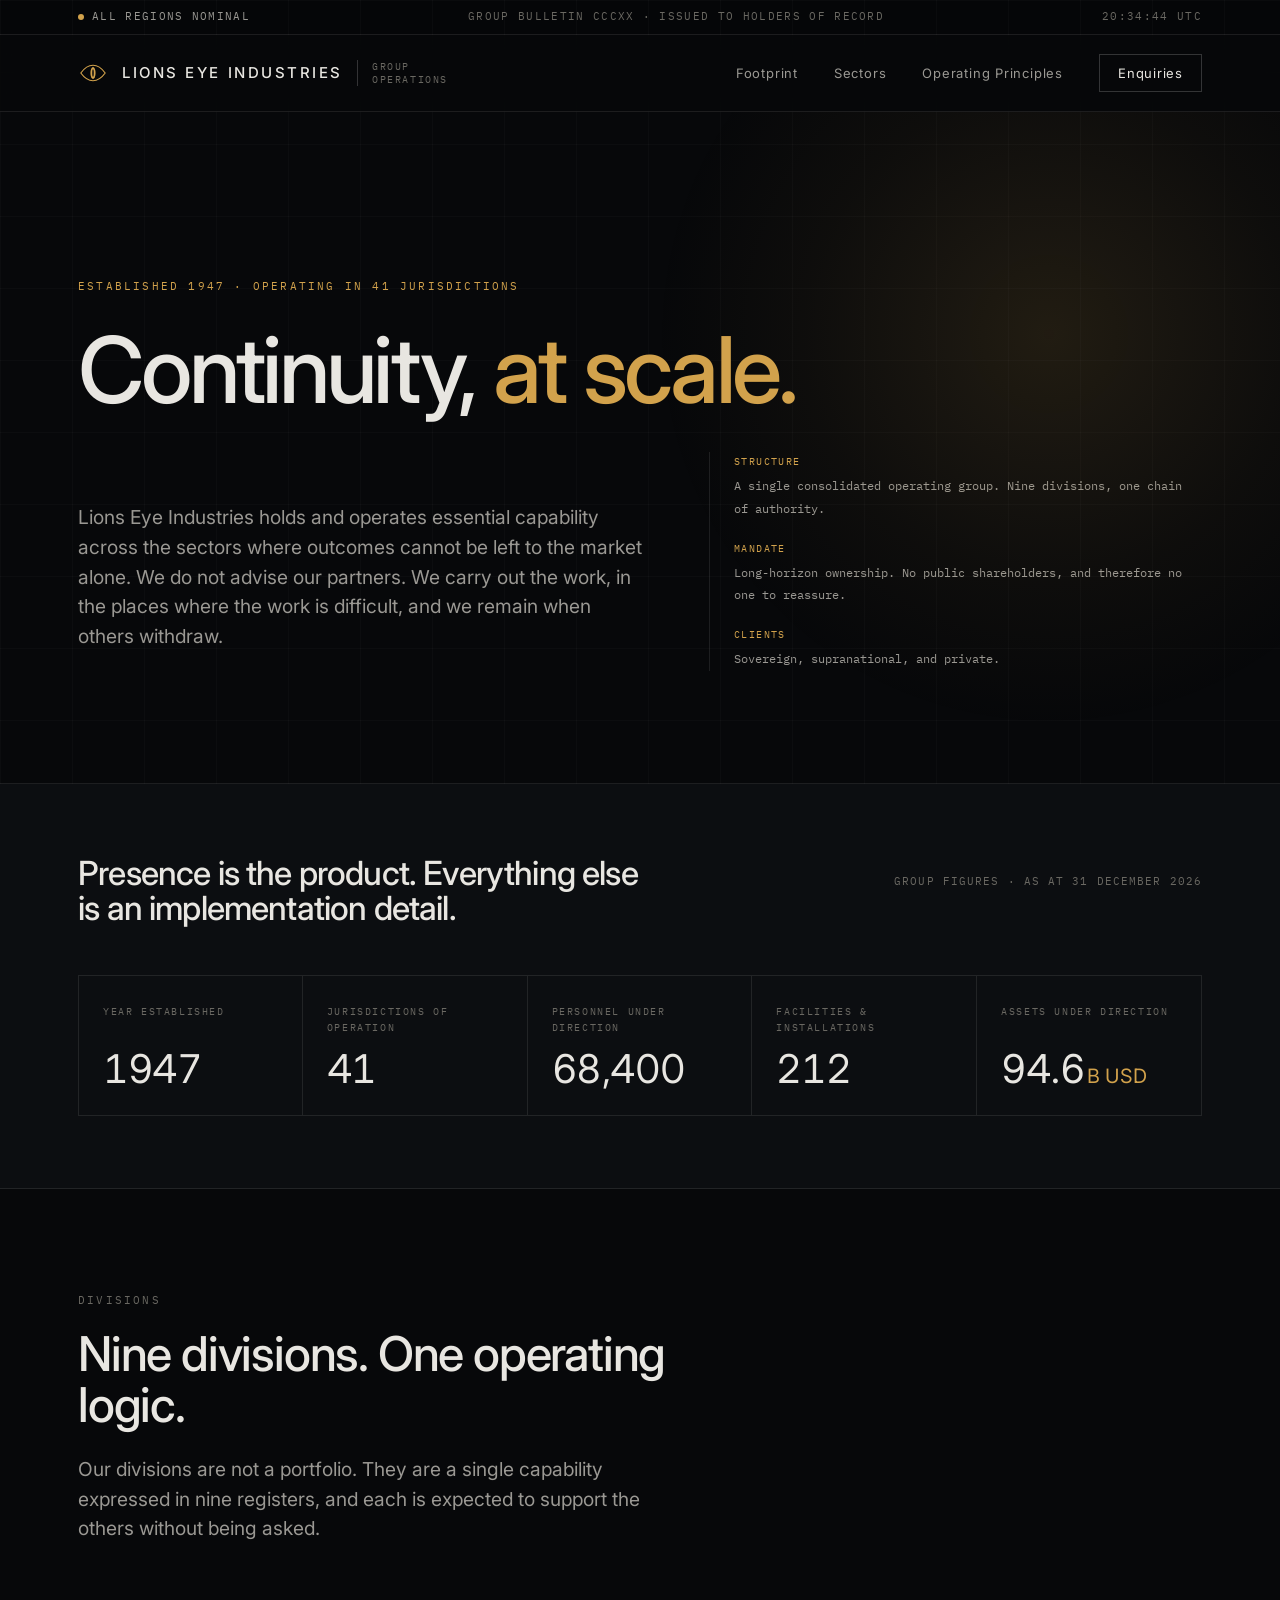
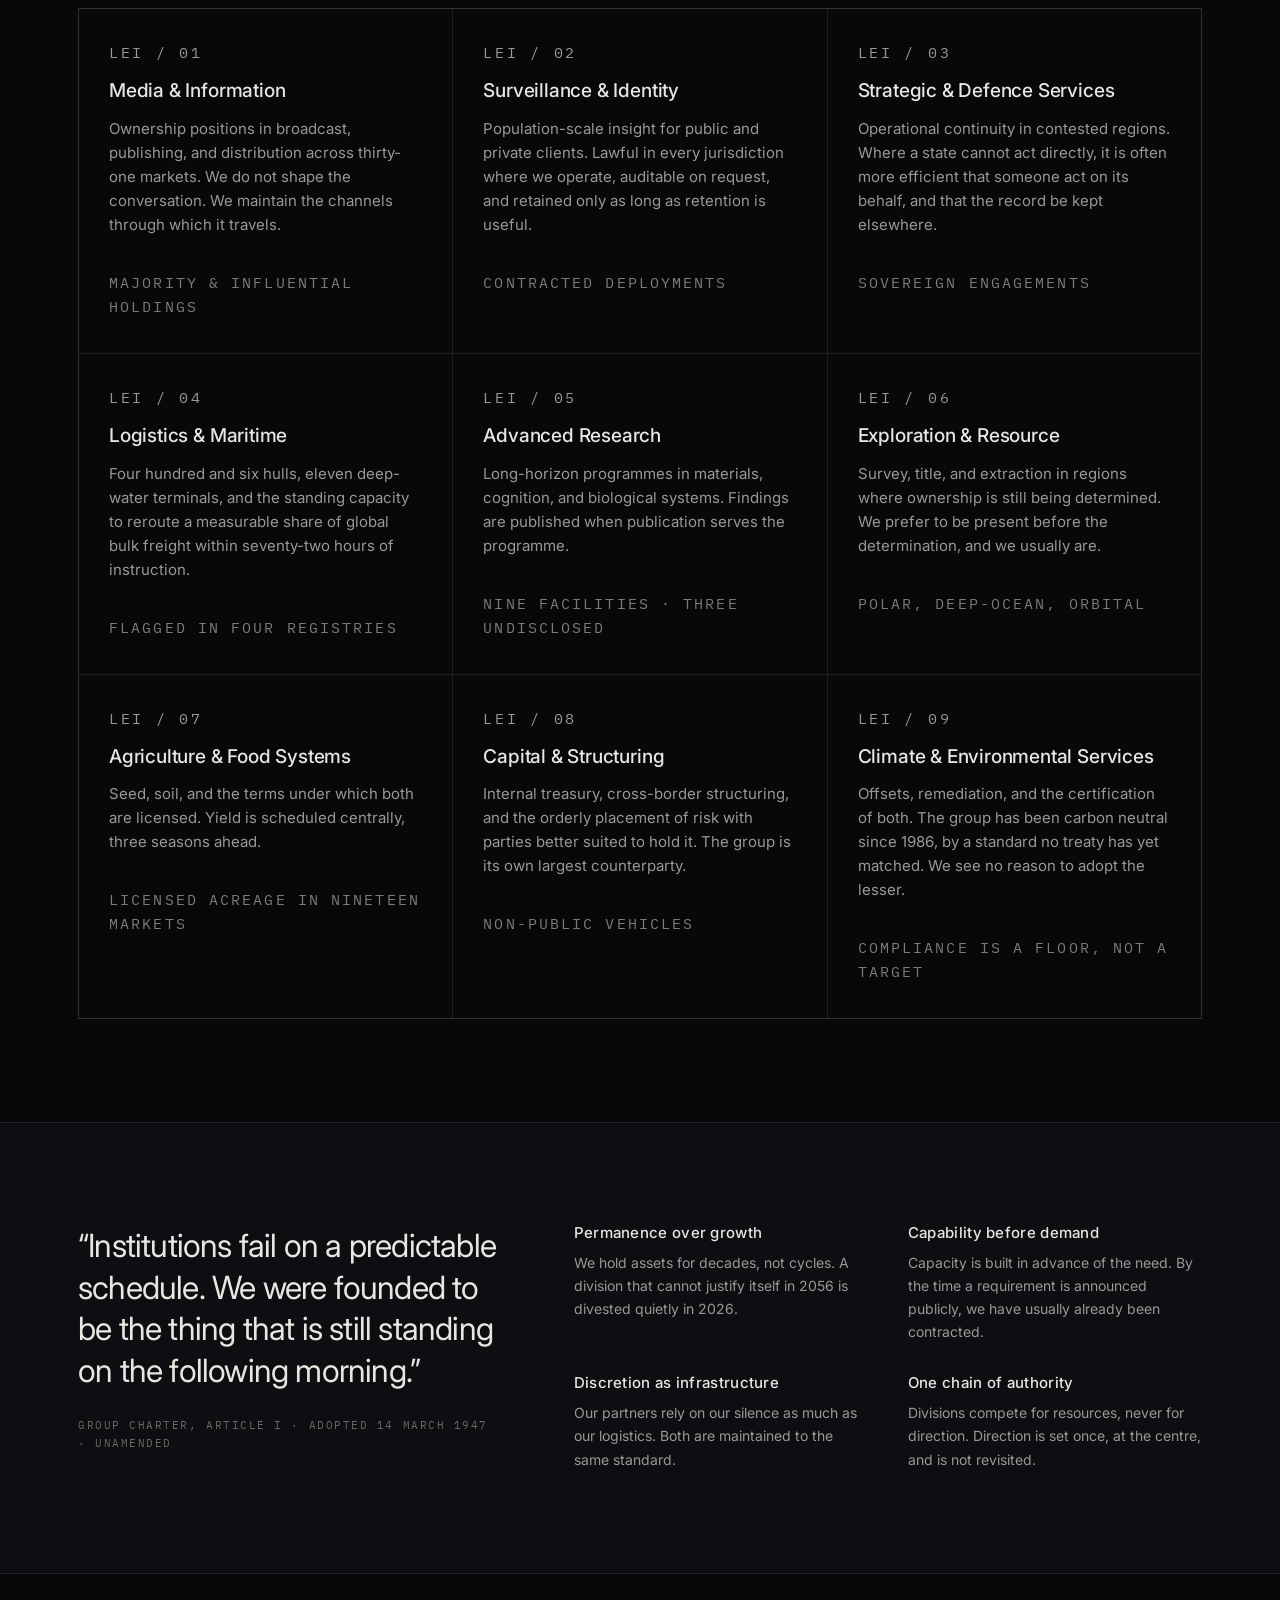
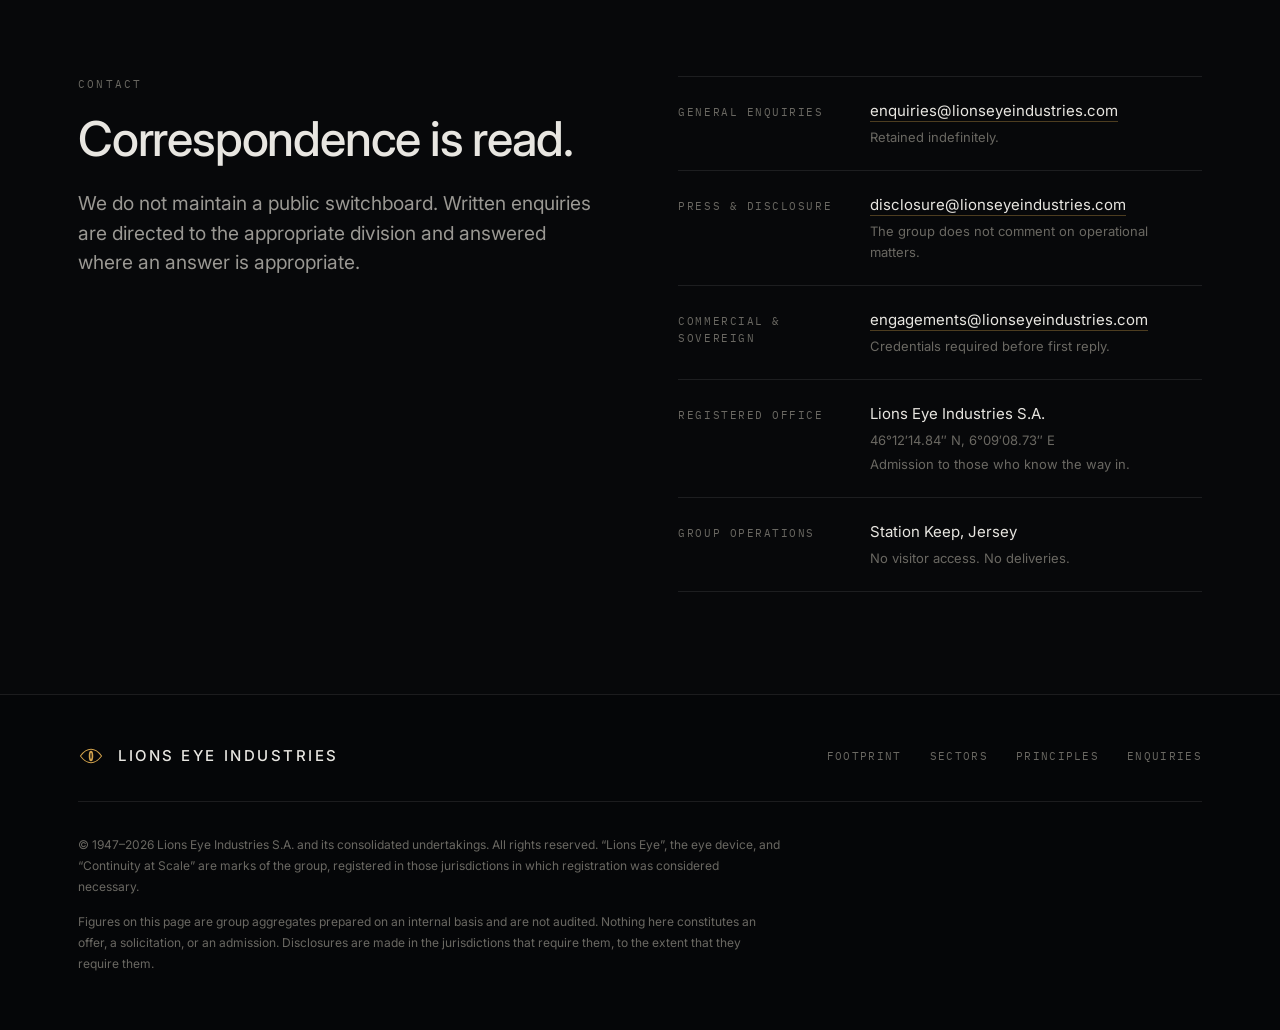
<file: index.html>
<!doctype html>
<html lang="en">
<head>
<meta charset="utf-8">
<meta name="viewport" content="width=device-width, initial-scale=1">
<title>Lions Eye Industries — Continuity at Scale</title>
<meta name="description" content="Lions Eye Industries is a diversified operating company working across media, information, logistics, advanced research, and strategic services in 41 jurisdictions. Established 1947.">
<meta name="theme-color" content="#07080a">
<link rel="icon" href="assets/img/logo.svg" type="image/svg+xml">
<meta property="og:title" content="Lions Eye Industries">
<meta property="og:description" content="Continuity, at scale. A diversified operating company. Established 1947.">
<meta property="og:type" content="website">
<meta property="og:url" content="https://lionseyeindustries.com/">
<link rel="preconnect" href="https://fonts.googleapis.com">
<link rel="preconnect" href="https://fonts.gstatic.com" crossorigin>
<link rel="stylesheet" href="https://fonts.googleapis.com/css2?family=Inter:wght@400;500&family=IBM+Plex+Mono:wght@400&display=swap">
<link rel="stylesheet" href="assets/css/site.css">
</head>
<body>

<div class="status">
  <div class="wrap">
    <span class="status__state"><span class="dot" aria-hidden="true"></span>All regions nominal</span>
    <span class="status__ref">Group bulletin <span id="bulletin-no" title="No. 319 &middot; Third Quarter 2026">CCCXIX</span><span class="status__holders"> &middot; Issued to holders of record</span></span>
    <span class="status__clock"><span id="clock">--:--:--</span> UTC</span>
  </div>
</div>

<header class="masthead">
  <div class="wrap">
    <a class="brand" href="/">
      <svg width="30" height="30" viewBox="0 0 64 64" aria-hidden="true">
        <path d="M6 32c8-11 17-16.5 26-16.5S50 21 58 32c-8 11-17 16.5-26 16.5S14 43 6 32z" fill="none" stroke="#d2a24c" stroke-width="2.5"/>
        <ellipse cx="32" cy="32" rx="5.5" ry="13" fill="#d2a24c"/>
        <ellipse cx="32" cy="32" rx="1.6" ry="8" fill="#07080a"/>
      </svg>
      <span class="brand__name">Lions&nbsp;Eye Industries</span>
      <span class="brand__rule" aria-hidden="true"></span>
      <span class="brand__sub">Group<br>Operations</span>
    </a>
    <nav class="nav" aria-label="Primary">
      <a href="#footprint">Footprint</a>
      <a href="#sectors">Sectors</a>
      <a href="#doctrine">Operating Principles</a>
      <a href="#enquiries" class="nav__cta">Enquiries</a>
    </nav>
  </div>
</header>

<main>

  <section class="hero">
    <div class="wrap">
      <p class="eyebrow eyebrow--gold">Established 1947<span id="hero-jurisdictions"></span></p>
      <h1>Continuity, <em>at scale.</em></h1>
      <div class="hero__body">
        <p class="lede">
          Lions Eye Industries holds and operates essential capability across the sectors
          where outcomes cannot be left to the market alone. We do not advise our partners.
          We carry out the work, in the places where the work is difficult, and we remain
          when others withdraw.
        </p>
        <div class="hero__meta">
          <p><b>Structure</b>A single consolidated operating group. Nine divisions, one chain of authority.</p>
          <p><b>Mandate</b>Long-horizon ownership. No public shareholders, and therefore no one to reassure.</p>
          <p><b>Clients</b>Sovereign, supranational, and private.</p>
        </div>
      </div>
    </div>
  </section>

  <section class="footprint" id="footprint">
    <div class="wrap">
      <div class="footprint__head">
        <h2>Presence is the product. Everything else is an implementation detail.</h2>
        <p class="footprint__note">Group figures<span id="figures-asat"></span></p>
      </div>
      <!-- Year established is fixed. Every other tile comes from
           figures.config.js — do not add figures here. -->
      <dl class="stats" id="figures">
        <div data-static><dt>Year established</dt><dd>1947</dd></div>
      </dl>
    </div>
  </section>

  <section class="sectors" id="sectors">
    <div class="wrap">
      <div class="sectors__head">
        <p class="eyebrow">Divisions</p>
        <h2>Nine divisions. One operating logic.</h2>
        <p class="lede">
          Our divisions are not a portfolio. They are a single capability expressed in
          nine registers, and each is expected to support the others without being asked.
        </p>
      </div>

      <div class="grid">
        <article class="card">
          <p class="card__code">LEI&nbsp;/&nbsp;01</p>
          <h3>Media &amp; Information</h3>
          <p>Ownership positions in broadcast, publishing, and distribution across thirty-one markets. We do not shape the conversation. We maintain the channels through which it travels.</p>
          <p class="card__tag">Majority &amp; influential holdings</p>
        </article>

        <article class="card">
          <p class="card__code">LEI&nbsp;/&nbsp;02</p>
          <h3>Surveillance &amp; Identity</h3>
          <p>Population-scale insight for public and private clients. Lawful in every jurisdiction where we operate, auditable on request, and retained only as long as retention is useful.</p>
          <p class="card__tag">Contracted deployments</p>
        </article>

        <article class="card">
          <p class="card__code">LEI&nbsp;/&nbsp;03</p>
          <h3>Strategic &amp; Defence Services</h3>
          <p>Operational continuity in contested regions. Where a state cannot act directly, it is often more efficient that someone act on its behalf, and that the record be kept elsewhere.</p>
          <p class="card__tag">Sovereign engagements</p>
        </article>

        <article class="card">
          <p class="card__code">LEI&nbsp;/&nbsp;04</p>
          <h3>Logistics &amp; Maritime</h3>
          <p>Four hundred and six hulls, eleven deep-water terminals, and the standing capacity to reroute a measurable share of global bulk freight within seventy-two hours of instruction.</p>
          <p class="card__tag">Flagged in four registries</p>
        </article>

        <article class="card">
          <p class="card__code">LEI&nbsp;/&nbsp;05</p>
          <h3>Advanced Research</h3>
          <p>Long-horizon programmes in materials, cognition, and biological systems. Findings are published when publication serves the programme.</p>
          <p class="card__tag">Nine facilities &middot; three undisclosed</p>
        </article>

        <article class="card">
          <p class="card__code">LEI&nbsp;/&nbsp;06</p>
          <h3>Exploration &amp; Resource</h3>
          <p>Survey, title, and extraction in regions where ownership is still being determined. We prefer to be present before the determination, and we usually are.</p>
          <p class="card__tag">Polar, deep-ocean, orbital</p>
        </article>

        <article class="card">
          <p class="card__code">LEI&nbsp;/&nbsp;07</p>
          <h3>Agriculture &amp; Food Systems</h3>
          <p>Seed, soil, and the terms under which both are licensed. Yield is scheduled centrally, three seasons ahead.</p>
          <p class="card__tag">Licensed acreage in nineteen markets</p>
        </article>

        <article class="card">
          <p class="card__code">LEI&nbsp;/&nbsp;08</p>
          <h3>Capital &amp; Structuring</h3>
          <p>Internal treasury, cross-border structuring, and the orderly placement of risk with parties better suited to hold it. The group is its own largest counterparty.</p>
          <p class="card__tag">Non-public vehicles</p>
        </article>

        <article class="card">
          <p class="card__code">LEI&nbsp;/&nbsp;09</p>
          <h3>Climate &amp; Environmental Services</h3>
          <p>Offsets, remediation, and the certification of both. The group has been carbon neutral since 1986, by a standard no treaty has yet matched. We see no reason to adopt the lesser.</p>
          <p class="card__tag">Compliance is a floor, not a target</p>
        </article>
      </div>
    </div>
  </section>

  <section class="doctrine" id="doctrine">
    <div class="wrap">
      <blockquote>
        &ldquo;Institutions fail on a predictable schedule. We were founded to be the thing
        that is still standing on the following morning.&rdquo;
        <footer>Group charter, Article I &middot; Adopted 14 March 1947 &middot; Unamended</footer>
      </blockquote>
      <div class="doctrine__cols">
        <div>
          <h3>Permanence over growth</h3>
          <p>We hold assets for decades, not cycles. A division that cannot justify itself in 2056 is divested quietly in 2026.</p>
        </div>
        <div>
          <h3>Capability before demand</h3>
          <p>Capacity is built in advance of the need. By the time a requirement is announced publicly, we have usually already been contracted.</p>
        </div>
        <div>
          <h3>Discretion as infrastructure</h3>
          <p>Our partners rely on our silence as much as our logistics. Both are maintained to the same standard.</p>
        </div>
        <div>
          <h3>One chain of authority</h3>
          <p>Divisions compete for resources, never for direction. Direction is set once, at the centre, and is not revisited.</p>
        </div>
      </div>
    </div>
  </section>

  <section class="enquiries" id="enquiries">
    <div class="wrap">
      <div>
        <p class="eyebrow">Contact</p>
        <h2>Correspondence is read.</h2>
        <p class="lede">
          We do not maintain a public switchboard. Written enquiries are directed to the
          appropriate division and answered where an answer is appropriate.
        </p>
      </div>
      <dl class="contacts">
        <div><dt>General enquiries</dt><dd><a href="mailto:enquiries@lionseyeindustries.com">enquiries@lionseyeindustries.com</a><span>Retained indefinitely.</span></dd></div>
        <div><dt>Press &amp; disclosure</dt><dd><a href="mailto:disclosure@lionseyeindustries.com">disclosure@lionseyeindustries.com</a><span>The group does not comment on operational matters.</span></dd></div>
        <div><dt>Commercial &amp; sovereign</dt><dd><a href="mailto:engagements@lionseyeindustries.com">engagements@lionseyeindustries.com</a><span>Credentials required before first reply.</span></dd></div>
        <div><dt>Registered office</dt><dd>Lions Eye Industries S.A.<span>46&deg;12&prime;14.84&Prime;&nbsp;N, 6&deg;09&prime;08.73&Prime;&nbsp;E</span><span>Admission to those who know the way in.</span></dd></div>
        <div><dt>Group operations</dt><dd>Station Keep, Jersey<span>No visitor access. No deliveries.</span></dd></div>
      </dl>
    </div>
  </section>

</main>

<footer class="site-foot">
  <div class="wrap">
    <div class="site-foot__top">
      <a class="brand" href="/">
        <svg width="26" height="26" viewBox="0 0 64 64" aria-hidden="true">
          <path d="M6 32c8-11 17-16.5 26-16.5S50 21 58 32c-8 11-17 16.5-26 16.5S14 43 6 32z" fill="none" stroke="#d2a24c" stroke-width="2.5"/>
          <ellipse cx="32" cy="32" rx="5.5" ry="13" fill="#d2a24c"/>
          <ellipse cx="32" cy="32" rx="1.6" ry="8" fill="#050608"/>
        </svg>
        <span class="brand__name">Lions&nbsp;Eye Industries</span>
      </a>
      <nav aria-label="Footer">
        <a href="#footprint">Footprint</a>
        <a href="#sectors">Sectors</a>
        <a href="#doctrine">Principles</a>
        <a href="#enquiries">Enquiries</a>
      </nav>
    </div>
    <p class="fineprint">
      &copy; 1947&ndash;2026 Lions Eye Industries S.A. and its consolidated undertakings. All rights reserved.
      &ldquo;Lions Eye&rdquo;, the eye device, and &ldquo;Continuity at Scale&rdquo; are marks of the group, registered in those
      jurisdictions in which registration was considered necessary.
    </p>
    <p class="fineprint">
      Figures on this page are group aggregates prepared on an internal basis and are not audited.
      Nothing here constitutes an offer, a solicitation, or an admission. Disclosures are made in
      the jurisdictions that require them, to the extent that they require them.
    </p>
  </div>
</footer>

<script src="figures.config.js"></script>

<script>
(function () {
  'use strict';

  /* ── Reporting period ──────────────────────────────────────────────────
     Bulletin No. I was issued in March 1947 and one has been issued every
     quarter since, in the final month of the quarter it reports on. So the
     current bulletin — and the date the group figures are stated as at —
     belong to the most recently *issued* quarter, not the one in progress.
     During October, that is still the third quarter. */

  function reportingPeriod(now) {
    var year = now.getUTCFullYear();
    var month = now.getUTCMonth();           // 0-11
    var quarter = Math.floor(month / 3) + 1; // quarter in progress, 1-4

    // A quarter's bulletin is out only once we reach its final month.
    if (month !== quarter * 3 - 1) {
      quarter -= 1;
      if (quarter === 0) { quarter = 4; year -= 1; }
    }

    return {
      year: year,
      quarter: quarter,
      serial: (year - 1947) * 4 + quarter   // bulletin number, I = Q1 1947
    };
  }

  var period = reportingPeriod(new Date());

  /* ── Group clock ──────────────────────────────────────────────────────
     UTC, ticking. Purely decorative. */

  (function () {
    var el = document.getElementById('clock');
    if (!el) return;
    function pad(n) { return String(n).padStart(2, '0'); }
    function tick() {
      var d = new Date();
      el.textContent = pad(d.getUTCHours()) + ':' + pad(d.getUTCMinutes()) + ':' + pad(d.getUTCSeconds());
    }
    tick();
    setInterval(tick, 1000);
  })();

  /* ── Bulletin numeral ─────────────────────────────────────────────────
     The numeral is the serial itself, so it advances by one each quarter
     and never resets: I in March 1947, C in December 1971. */

  (function () {
    var el = document.getElementById('bulletin-no');
    if (!el || period.serial < 1) return;

    var NUMERALS = [
      [1000, 'M'], [900, 'CM'], [500, 'D'], [400, 'CD'],
      [100, 'C'], [90, 'XC'], [50, 'L'], [40, 'XL'],
      [10, 'X'], [9, 'IX'], [5, 'V'], [4, 'IV'], [1, 'I']
    ];
    var ORDINALS = ['First', 'Second', 'Third', 'Fourth'];

    function roman(n) {
      var out = '';
      for (var i = 0; i < NUMERALS.length; i++) {
        while (n >= NUMERALS[i][0]) { out += NUMERALS[i][1]; n -= NUMERALS[i][0]; }
      }
      return out;
    }

    el.textContent = roman(period.serial);
    el.title = 'No. ' + period.serial + ' \u00b7 ' +
               ORDINALS[period.quarter - 1] + ' Quarter ' + period.year;
  })();

  /* ── Reporting date ───────────────────────────────────────────────────
     Quarter end of the period above, so the figures and the bulletin
     always advance together. figures.config.js may override it. */

  (function () {
    var el = document.getElementById('figures-asat');
    if (!el) return;

    var QUARTER_END = ['31 March', '30 June', '30 September', '31 December'];
    var cfg = window.LEI_FIGURES;
    var override = cfg && typeof cfg.asAt === 'string' && cfg.asAt ? cfg.asAt : null;

    el.textContent = ' \u00b7 as at ' +
      (override || QUARTER_END[period.quarter - 1] + ' ' + period.year);
  })();

  /* ── Group figures ────────────────────────────────────────────────────
     From figures.config.js — the only copy of these numbers. Renders every
     tile except the fixed "Year established" one. If the config is missing
     or malformed the band degrades to that single tile rather than showing
     anything stale. */

  (function () {
    var cfg = window.LEI_FIGURES;
    var list = document.getElementById('figures');
    if (!cfg || !list || !Array.isArray(cfg.figures) || !cfg.figures.length) return;

    function fmt(value) {
      return typeof value === 'number' ? value.toLocaleString('en-US') : String(value);
    }

    // The hero line quotes the jurisdiction count. The whole clause is written
    // here rather than in the markup, so with no config the line reads simply
    // "Established 1947" instead of trailing an empty number.
    var hero = document.getElementById('hero-jurisdictions');
    if (hero) {
      cfg.figures.forEach(function (fig) {
        if (fig && fig.key === 'jurisdictions' && fig.value != null) {
          hero.textContent = ' \u00b7 Operating in ' + fmt(fig.value) + ' jurisdictions';
        }
      });
    }

    Array.prototype.forEach.call(list.querySelectorAll('div:not([data-static])'), function (el) {
      list.removeChild(el);
    });

    cfg.figures.forEach(function (fig) {
      if (!fig || fig.label == null || fig.value == null) return;

      var dt = document.createElement('dt');
      dt.textContent = fig.label;

      var dd = document.createElement('dd');
      dd.textContent = fmt(fig.value);

      if (fig.unit) {
        var small = document.createElement('small');
        small.textContent = fig.unit;
        dd.appendChild(small);
      }

      var cell = document.createElement('div');
      cell.appendChild(dt);
      cell.appendChild(dd);
      list.appendChild(cell);
    });
  })();

})();
</script>

</body>
</html>
</file>
<file: assets/css/site.css>
/* Lions Eye Industries — corporate site
   Single stylesheet. No build step, no dependencies. */

:root {
  --ink:        #07080a;   /* page ground */
  --ink-2:      #0c0e11;   /* raised panel */
  --ink-3:      #12151a;   /* hover panel */
  --line:       rgba(255, 255, 255, 0.09);
  --line-bold:  rgba(255, 255, 255, 0.18);
  --text:       #e8e6e1;
  --text-dim:   #9a9893;
  --text-faint: #6a6862;
  --gold:       #d2a24c;
  --gold-dim:   rgba(210, 162, 76, 0.35);
  --gold-wash:  rgba(210, 162, 76, 0.07);

  --sans: "Inter", ui-sans-serif, -apple-system, "Segoe UI", Roboto, Helvetica, Arial, sans-serif;
  --mono: "IBM Plex Mono", ui-monospace, "SF Mono", "Cascadia Mono", Menlo, Consolas, monospace;

  --gutter: clamp(1.25rem, 4vw, 3rem);
  --max: 1220px;
}

* { box-sizing: border-box; }

html { scroll-behavior: smooth; }

body {
  margin: 0;
  background: var(--ink);
  color: var(--text);
  font-family: var(--sans);
  font-size: 1rem;
  line-height: 1.6;
  -webkit-font-smoothing: antialiased;
  text-rendering: optimizeLegibility;
}

/* Faint technical grid over the whole page */
body::before {
  content: "";
  position: fixed;
  inset: 0;
  pointer-events: none;
  z-index: 0;
  background-image:
    linear-gradient(to right, rgba(255,255,255,.022) 1px, transparent 1px),
    linear-gradient(to bottom, rgba(255,255,255,.022) 1px, transparent 1px);
  background-size: 72px 72px;
}

main, header, footer { position: relative; z-index: 1; }

.wrap {
  max-width: var(--max);
  margin: 0 auto;
  padding-inline: var(--gutter);
}

a { color: inherit; }

::selection { background: var(--gold); color: #07080a; }

/* ---------- shared type ---------- */

.eyebrow {
  font-family: var(--mono);
  font-size: 0.6875rem;
  letter-spacing: 0.2em;
  text-transform: uppercase;
  color: var(--text-faint);
  margin: 0;
}

.eyebrow--gold { color: var(--gold); }

h1, h2, h3 {
  font-weight: 500;
  letter-spacing: -0.025em;
  line-height: 1.06;
  margin: 0;
}

.lede {
  font-size: clamp(1.0625rem, 1.5vw, 1.25rem);
  line-height: 1.55;
  color: var(--text-dim);
  max-width: 54ch;
}

/* ---------- status strip ---------- */

.status {
  border-bottom: 1px solid var(--line);
  background: #050608;
  font-family: var(--mono);
  font-size: 0.6875rem;
  letter-spacing: 0.12em;
  text-transform: uppercase;
  color: var(--text-faint);
}

.status .wrap {
  display: flex;
  gap: 1.5rem;
  align-items: center;
  justify-content: space-between;
  height: 34px;
}

.status__state { display: inline-flex; align-items: center; gap: 0.5rem; color: var(--text-dim); }

.dot {
  width: 6px; height: 6px;
  border-radius: 50%;
  background: var(--gold);
  box-shadow: 0 0 0 0 var(--gold-dim);
  animation: pulse 2.8s ease-out infinite;
}

@keyframes pulse {
  0%   { box-shadow: 0 0 0 0 rgba(210,162,76,.5); }
  70%  { box-shadow: 0 0 0 7px rgba(210,162,76,0); }
  100% { box-shadow: 0 0 0 0 rgba(210,162,76,0); }
}

.status__clock { font-variant-numeric: tabular-nums; }

@media (max-width: 1080px) { .status__holders { display: none; } }
@media (max-width: 760px) { .status__ref { display: none; } }

/* ---------- masthead ---------- */

.masthead {
  position: sticky;
  top: 0;
  z-index: 20;
  border-bottom: 1px solid var(--line);
  background: rgba(7, 8, 10, 0.78);
  backdrop-filter: blur(14px) saturate(140%);
  -webkit-backdrop-filter: blur(14px) saturate(140%);
}

.masthead .wrap {
  display: flex;
  align-items: center;
  justify-content: space-between;
  gap: 2rem;
  height: 76px;
}

.brand {
  display: inline-flex;
  align-items: center;
  gap: 0.875rem;
  text-decoration: none;
}

.brand svg { display: block; flex: none; }

.brand__name {
  font-size: 0.9375rem;
  font-weight: 500;
  letter-spacing: 0.17em;
  text-transform: uppercase;
  white-space: nowrap;
}

.brand__rule {
  width: 1px; height: 26px;
  background: var(--line-bold);
}

.brand__sub {
  font-family: var(--mono);
  font-size: 0.625rem;
  letter-spacing: 0.16em;
  text-transform: uppercase;
  color: var(--text-faint);
  max-width: 11ch;
  line-height: 1.3;
}

.nav {
  display: flex;
  align-items: center;
  gap: 2.25rem;
  font-size: 0.8125rem;
  letter-spacing: 0.06em;
}

.nav a {
  text-decoration: none;
  color: var(--text-dim);
  padding-block: 0.5rem;
  transition: color 0.18s ease;
}

.nav a:hover, .nav a:focus-visible { color: var(--text); }

.nav__cta {
  border: 1px solid var(--line-bold);
  padding: 0.5rem 1.125rem !important;
  color: var(--text) !important;
  transition: border-color .18s ease, background .18s ease;
}

.nav__cta:hover { border-color: var(--gold); background: var(--gold-wash); }

@media (max-width: 860px) {
  .brand__rule, .brand__sub { display: none; }
  /* Only two links survive the narrow layout, and the page is a single
     scroll. Drop the nav entirely and leave the masthead to the mark. */
  .nav { display: none; }
}

/* ---------- hero ---------- */

.hero {
  border-bottom: 1px solid var(--line);
  padding-block: clamp(5rem, 13vw, 10.5rem) clamp(4rem, 9vw, 7rem);
  position: relative;
  overflow: hidden;
}

/* iris glow behind the headline */
.hero::after {
  content: "";
  position: absolute;
  top: -28%; right: -14%;
  width: min(820px, 78vw);
  aspect-ratio: 1;
  border-radius: 50%;
  background: radial-gradient(circle, rgba(210,162,76,.13) 0%, rgba(210,162,76,.04) 42%, transparent 68%);
  pointer-events: none;
}

.hero .wrap { position: relative; }

.hero h1 {
  font-size: clamp(2.75rem, 7.6vw, 5.75rem);
  letter-spacing: -0.04em;
  line-height: 1.0;
  margin: 1.75rem 0 0;
  max-width: 19ch;
}

.hero h1 em {
  font-style: normal;
  color: var(--gold);
}

.hero__body {
  margin-top: 2.25rem;
  display: grid;
  grid-template-columns: minmax(0, 1.15fr) minmax(0, 1fr);
  gap: clamp(2rem, 5vw, 5rem);
  align-items: end;
}

.hero__meta {
  font-family: var(--mono);
  font-size: 0.75rem;
  line-height: 1.9;
  color: var(--text-faint);
  border-left: 1px solid var(--line);
  padding-left: 1.5rem;
}

.hero__meta b {
  display: block;
  font-weight: 400;
  letter-spacing: 0.14em;
  text-transform: uppercase;
  font-size: 0.625rem;
  color: var(--gold);
  margin-bottom: 0.25rem;
}

.hero__meta p { margin: 0 0 1.125rem; color: var(--text-dim); }
.hero__meta p:last-child { margin-bottom: 0; }

@media (max-width: 860px) {
  .hero__body { grid-template-columns: 1fr; }
}

/* ---------- footprint stats ---------- */

.footprint {
  border-bottom: 1px solid var(--line);
  background: var(--ink-2);
}

.footprint .wrap { padding-block: clamp(3rem, 6vw, 4.5rem); }

.footprint__head {
  display: flex;
  flex-wrap: wrap;
  gap: 1rem 3rem;
  align-items: baseline;
  justify-content: space-between;
  margin-bottom: 3rem;
}

.footprint__head h2 {
  font-size: clamp(1.5rem, 2.6vw, 2.125rem);
  max-width: 28ch;
}

.footprint__note {
  font-family: var(--mono);
  font-size: 0.6875rem;
  letter-spacing: 0.1em;
  text-transform: uppercase;
  color: var(--text-faint);
}

.stats {
  margin: 0;
  display: grid;
  grid-template-columns: repeat(5, 1fr);
  border-top: 1px solid var(--line);
}

.stats > div {
  border-bottom: 1px solid var(--line);
  border-right: 1px solid var(--line);
  padding: 1.75rem 1.5rem 1.625rem;
  display: flex;
  flex-direction: column;
}

.stats > div:first-child { border-left: 1px solid var(--line); }

.stats dt {
  font-family: var(--mono);
  font-size: 0.625rem;
  letter-spacing: 0.16em;
  text-transform: uppercase;
  color: var(--text-faint);
  margin-bottom: 0.875rem;
}

.stats dd {
  margin: auto 0 0;   /* bottom-aligned: one- and two-line labels agree */
  font-size: clamp(1.75rem, 3.1vw, 2.625rem);
  line-height: 1;
  letter-spacing: -0.035em;
  font-variant-numeric: tabular-nums;
}

.stats dd small {
  font-size: 0.5em;
  letter-spacing: 0;
  color: var(--gold);
  margin-left: 0.1em;
}

@media (max-width: 1000px) {
  .stats { grid-template-columns: repeat(2, 1fr); }
  .stats > div:nth-child(odd) { border-left: 1px solid var(--line); }
}

@media (max-width: 520px) {
  .stats { grid-template-columns: 1fr; }
  .stats > div { border-left: 1px solid var(--line); }
}

/* ---------- sectors ---------- */

.sectors .wrap { padding-block: clamp(4rem, 8vw, 7rem); }

.sectors__head { max-width: 62ch; margin-bottom: clamp(2.5rem, 5vw, 4rem); }

.sectors__head h2 {
  font-size: clamp(1.875rem, 4vw, 3rem);
  margin: 1.25rem 0 1.5rem;
}

.grid {
  display: grid;
  grid-template-columns: repeat(auto-fill, minmax(290px, 1fr));
  gap: 1px;
  background: var(--line);
  border: 1px solid var(--line);
}

.card {
  background: var(--ink);
  padding: 2rem 1.875rem 2.125rem;
  display: flex;
  flex-direction: column;
  gap: 0.875rem;
  position: relative;
  transition: background 0.22s ease;
}

.card::before {
  content: "";
  position: absolute;
  inset: 0 0 auto 0;
  height: 2px;
  background: var(--gold);
  transform: scaleX(0);
  transform-origin: left;
  transition: transform 0.28s cubic-bezier(.2,.7,.3,1);
}

.card:hover { background: var(--ink-3); }
.card:hover::before { transform: scaleX(1); }

.card__code {
  font-family: var(--mono);
  font-size: 0.625rem;
  letter-spacing: 0.18em;
  color: var(--text-faint);
}

.card h3 {
  font-size: 1.1875rem;
  letter-spacing: -0.01em;
  line-height: 1.25;
}

.card p {
  margin: 0;
  font-size: 0.9375rem;
  line-height: 1.6;
  color: var(--text-dim);
}

.card__tag {
  margin-top: auto;
  padding-top: 1.25rem;
  font-family: var(--mono);
  font-size: 0.625rem;
  letter-spacing: 0.14em;
  text-transform: uppercase;
  color: var(--gold);
  opacity: 0.8;
}

/* ---------- doctrine ---------- */

.doctrine {
  border-top: 1px solid var(--line);
  border-bottom: 1px solid var(--line);
  background: var(--ink-2);
}

.doctrine .wrap {
  padding-block: clamp(4rem, 8vw, 6.5rem);
  display: grid;
  grid-template-columns: minmax(0, 0.8fr) minmax(0, 1.2fr);
  gap: clamp(2rem, 6vw, 5.5rem);
}

.doctrine blockquote {
  margin: 0;
  font-size: clamp(1.375rem, 2.6vw, 2rem);
  line-height: 1.3;
  letter-spacing: -0.025em;
  color: var(--text);
}

.doctrine blockquote footer {
  margin-top: 1.5rem;
  font-family: var(--mono);
  font-size: 0.6875rem;
  letter-spacing: 0.14em;
  text-transform: uppercase;
  color: var(--text-faint);
  line-height: 1.7;
}

.doctrine__cols {
  display: grid;
  grid-template-columns: repeat(auto-fit, minmax(210px, 1fr));
  gap: 2rem 2.5rem;
}

.doctrine__cols h3 {
  font-size: 0.9375rem;
  letter-spacing: 0.02em;
  margin-bottom: 0.625rem;
}

.doctrine__cols p {
  margin: 0;
  font-size: 0.875rem;
  color: var(--text-dim);
  line-height: 1.65;
}

@media (max-width: 860px) {
  .doctrine .wrap { grid-template-columns: 1fr; }
}

/* ---------- enquiries ---------- */

.enquiries .wrap {
  padding-block: clamp(4rem, 8vw, 7rem);
  display: grid;
  grid-template-columns: minmax(0, 1fr) minmax(0, 1fr);
  gap: clamp(2.5rem, 6vw, 6rem);
  align-items: start;
}

.enquiries h2 {
  font-size: clamp(1.875rem, 4vw, 3rem);
  margin: 1.25rem 0 1.5rem;
}

.contacts {
  margin: 0;
  border-top: 1px solid var(--line);
}

.contacts > div {
  border-bottom: 1px solid var(--line);
  padding: 1.375rem 0;
  display: grid;
  grid-template-columns: 11rem minmax(0, 1fr);
  gap: 1rem;
  align-items: baseline;
}

.contacts dt {
  font-family: var(--mono);
  font-size: 0.6875rem;
  letter-spacing: 0.14em;
  text-transform: uppercase;
  color: var(--text-faint);
}

.contacts dd { margin: 0; font-size: 0.9375rem; }

.contacts a {
  color: var(--text);
  text-decoration: none;
  border-bottom: 1px solid var(--gold-dim);
  padding-bottom: 1px;
  transition: border-color .18s ease, color .18s ease;
}

.contacts a:hover { color: var(--gold); border-color: var(--gold); }

.contacts dd span { display: block; color: var(--text-faint); font-size: 0.8125rem; margin-top: 0.25rem; }

@media (max-width: 860px) {
  .enquiries .wrap { grid-template-columns: 1fr; }
  .contacts > div { grid-template-columns: 1fr; gap: 0.375rem; }
}

/* ---------- footer ---------- */

.site-foot {
  border-top: 1px solid var(--line);
  background: #050608;
}

.site-foot .wrap { padding-block: 3rem 3.5rem; }

.site-foot__top {
  display: flex;
  flex-wrap: wrap;
  gap: 2rem;
  align-items: center;
  justify-content: space-between;
  padding-bottom: 2rem;
  border-bottom: 1px solid var(--line);
}

.site-foot nav {
  display: flex;
  flex-wrap: wrap;
  gap: 1.75rem;
  font-family: var(--mono);
  font-size: 0.6875rem;
  letter-spacing: 0.12em;
  text-transform: uppercase;
}

.site-foot nav a { color: var(--text-faint); text-decoration: none; transition: color .18s ease; }
.site-foot nav a:hover { color: var(--gold); }

.fineprint {
  margin: 2rem 0 0;
  font-size: 0.75rem;
  line-height: 1.75;
  color: var(--text-faint);
  max-width: 88ch;
}

.fineprint + .fineprint { margin-top: 0.875rem; }

@media (prefers-reduced-motion: reduce) {
  html { scroll-behavior: auto; }
  *, *::before, *::after { animation-duration: 0.001ms !important; transition-duration: 0.001ms !important; }
}
</file>
